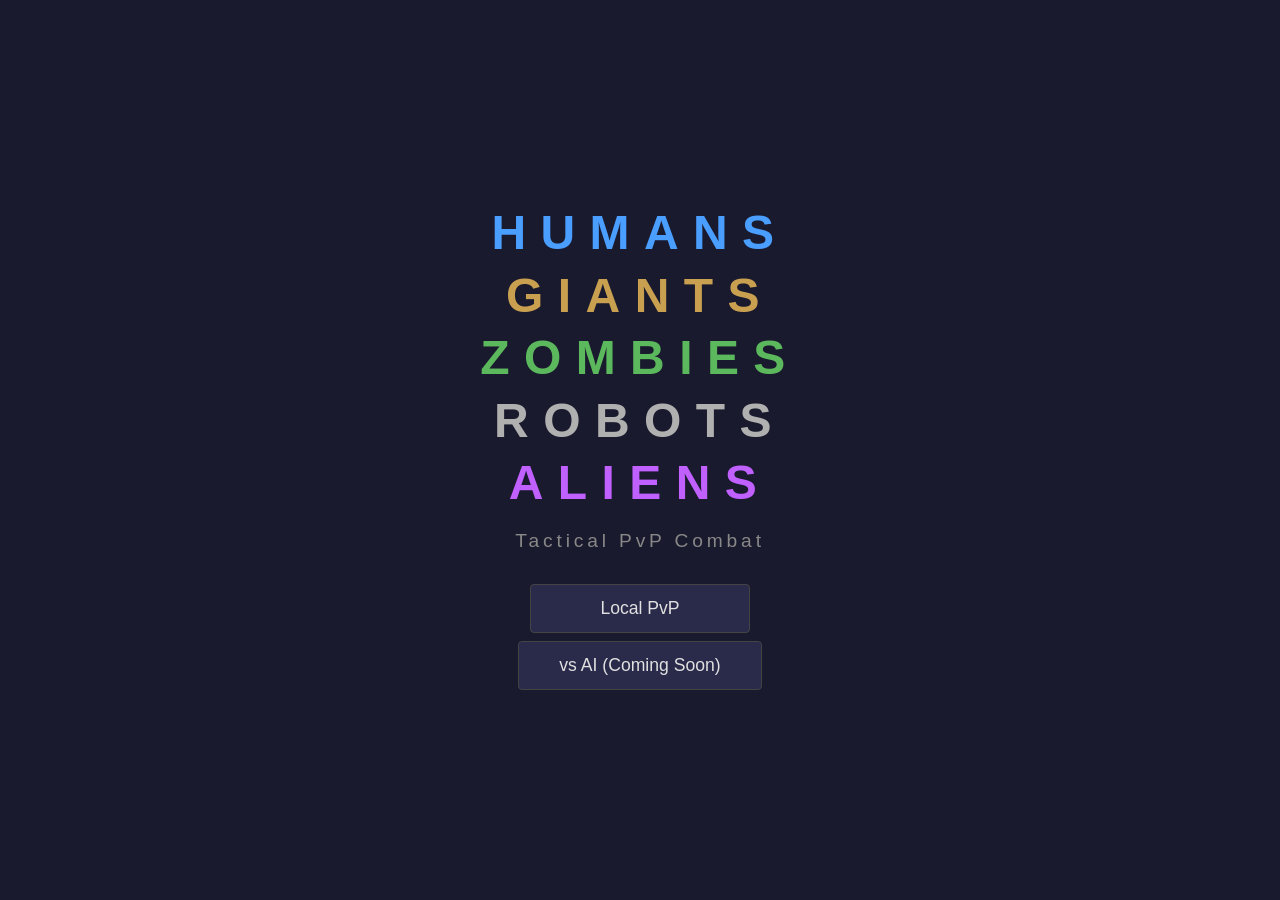
<file: index.html>
<!DOCTYPE html>
<html lang="en">
<head>
    <meta charset="UTF-8">
    <meta name="viewport" content="width=device-width, initial-scale=1.0">
    <title>Humans, Giants, Zombies, Robots, Aliens</title>
    <link rel="stylesheet" href="css/style.css">
</head>
<body>
    <!-- Title Screen -->
    <div id="title-screen" class="screen active">
        <div class="title-container">
            <h1 class="game-title">
                <span class="title-humans">HUMANS</span>
                <span class="title-giants">GIANTS</span>
                <span class="title-zombies">ZOMBIES</span>
                <span class="title-robots">ROBOTS</span>
                <span class="title-aliens">ALIENS</span>
            </h1>
            <p class="subtitle">Tactical PvP Combat</p>
            <button id="btn-local-pvp" class="menu-btn">Local PvP</button>
            <button id="btn-vs-ai" class="menu-btn">vs AI (Coming Soon)</button>
        </div>
    </div>

    <!-- Faction Select Screen -->
    <div id="faction-select-screen" class="screen">
        <h2 id="faction-select-title">Player 1 - Choose Your Faction</h2>
        <div class="faction-grid">
            <div class="faction-card" data-faction="humans">
                <div class="faction-icon humans-icon"></div>
                <h3>Humans</h3>
                <p>Balanced military with versatile units, vehicles, and tech.</p>
            </div>
            <div class="faction-card" data-faction="giants">
                <div class="faction-icon giants-icon"></div>
                <h3>Giants</h3>
                <p>Massive units that dominate the board with raw power.</p>
            </div>
            <div class="faction-card" data-faction="zombies">
                <div class="faction-icon zombies-icon"></div>
                <h3>Zombies</h3>
                <p>Endless horde that infects and overwhelms enemies.</p>
            </div>
            <div class="faction-card" data-faction="robots">
                <div class="faction-icon robots-icon"></div>
                <h3>Robots</h3>
                <p>Calculated machines that hack, mirror, and deceive.</p>
            </div>
            <div class="faction-card" data-faction="aliens">
                <div class="faction-icon aliens-icon"></div>
                <h3>Aliens</h3>
                <p>Masters of space with lasers, warps, and illusions.</p>
            </div>
        </div>
    </div>

    <!-- Gold Wager Screen -->
    <div id="wager-screen" class="screen">
        <h2>Set Gold Wager</h2>
        <div class="wager-container">
            <p>Each player starts with <strong>500 Gold</strong></p>
            <label for="wager-input">Wager Amount:</label>
            <input type="number" id="wager-input" min="10" max="500" value="100" step="10">
            <p class="wager-note">Winner takes all wagered gold!</p>
            <button id="btn-confirm-wager" class="menu-btn">Confirm Wager</button>
        </div>
    </div>

    <!-- Team Builder Screen -->
    <div id="team-builder-screen" class="screen">
        <div class="builder-header">
            <h2 id="builder-title">Player 1 - Build Your Team</h2>
            <div class="builder-stats">
                <span id="builder-gold">Gold: <strong>500</strong></span>
                <span id="builder-weight">Deployment: <strong>0 / 50</strong></span>
            </div>
        </div>
        <div class="builder-layout">
            <div class="unit-roster" id="unit-roster"></div>
            <div class="selected-team">
                <h3>Your Army</h3>
                <div id="team-list"></div>
                <button id="btn-confirm-team" class="menu-btn">Confirm Team</button>
            </div>
        </div>
    </div>

    <!-- Deployment Screen -->
    <div id="deployment-screen" class="screen">
        <div class="deployment-header">
            <h2 id="deployment-title">Player 1 - Deploy Your Units</h2>
            <p>Click a unit from your roster, then click a square on your side of the board.</p>
        </div>
        <div class="deployment-layout">
            <canvas id="deploy-canvas" width="1200" height="800"></canvas>
            <div class="deploy-roster" id="deploy-roster"></div>
        </div>
        <button id="btn-confirm-deploy" class="menu-btn">Confirm Deployment</button>
    </div>

    <!-- Game Screen -->
    <div id="game-screen" class="screen">
        <div class="game-hud">
            <div class="hud-left">
                <span id="hud-player">Player 1's Turn</span>
                <span id="hud-faction"></span>
                <span id="hud-moves-left"></span>
            </div>
            <div class="hud-center">
                <span id="hud-turn">Turn 1</span>
            </div>
            <div class="hud-right">
                <button id="btn-end-turn" class="hud-btn">End Turn</button>
            </div>
        </div>
        <div class="game-layout">
            <canvas id="game-canvas" width="1200" height="800"></canvas>
            <div class="game-sidebar">
                <div id="unit-info-panel" class="info-panel">
                    <h3>Select a Unit</h3>
                </div>
                <div id="action-panel" class="action-panel"></div>
                <div id="game-log" class="game-log"></div>
            </div>
        </div>
    </div>

    <!-- Victory Screen -->
    <div id="victory-screen" class="screen">
        <div class="victory-container">
            <h1 id="victory-text">Player 1 Wins!</h1>
            <p id="victory-gold"></p>
            <button id="btn-play-again" class="menu-btn">Play Again</button>
        </div>
    </div>

    <script src="js/units.js"></script>
    <script src="js/board.js"></script>
    <script src="js/renderer.js"></script>
    <script src="js/game.js"></script>
    <script src="js/ui.js"></script>
    <script src="js/main.js"></script>
</body>
</html>
</file>
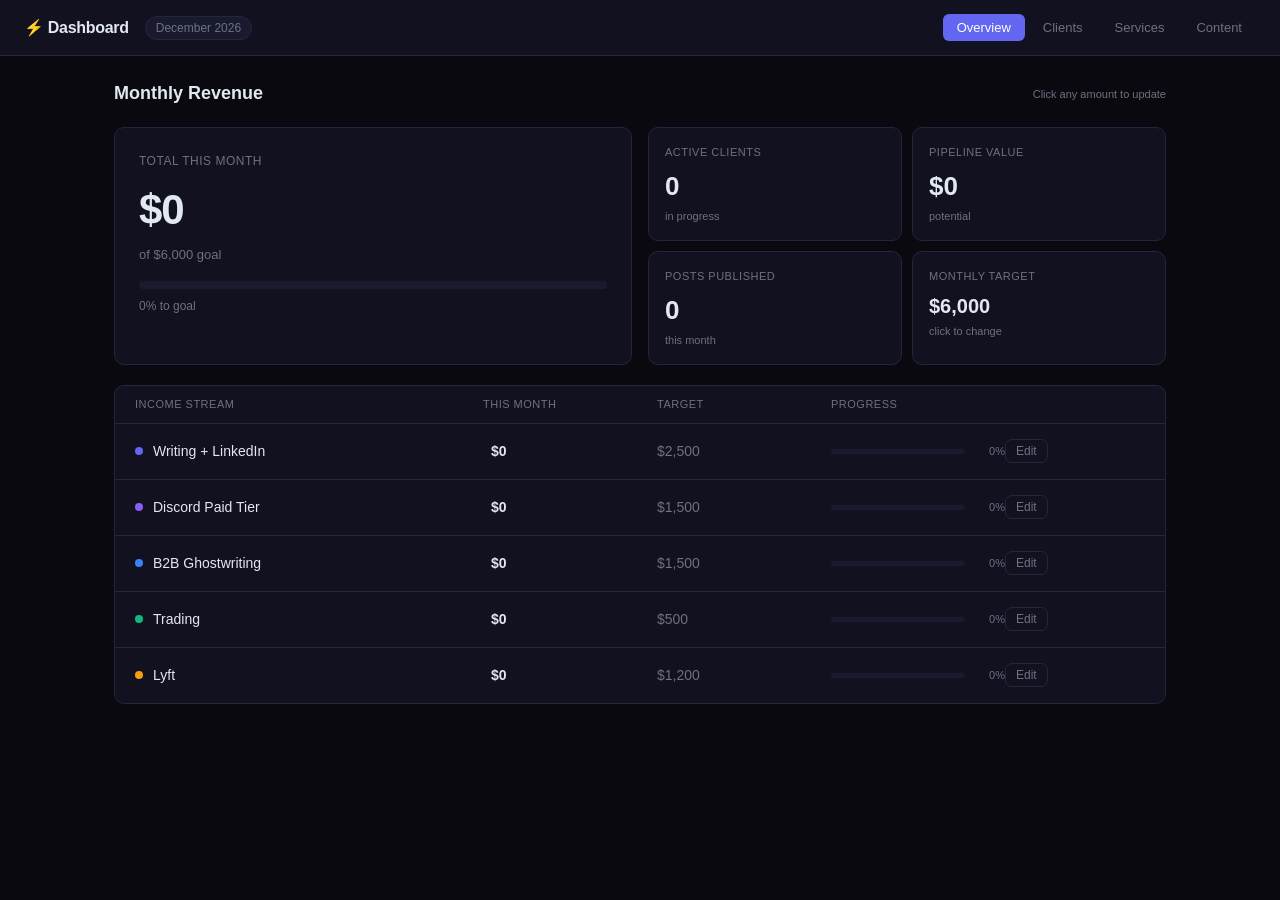
<file: dashboard/index.html>
<!DOCTYPE html>
<html lang="en">
<head>
  <meta charset="UTF-8">
  <meta name="viewport" content="width=device-width, initial-scale=1.0">
  <title>Entrepreneur Dashboard</title>
  <link rel="stylesheet" href="style.css">
</head>
<body>
  <div id="app">
    <header>
      <div class="header-left">
        <span class="logo">⚡ Dashboard</span>
        <span id="month-label" class="month-label"></span>
      </div>
      <nav>
        <button class="tab-btn active" data-tab="overview">Overview</button>
        <button class="tab-btn" data-tab="clients">Clients</button>
        <button class="tab-btn" data-tab="services">Services</button>
        <button class="tab-btn" data-tab="content">Content</button>
      </nav>
    </header>

    <main>
      <!-- OVERVIEW -->
      <section id="tab-overview" class="tab-section active">
        <div class="section-header">
          <h2>Monthly Revenue</h2>
          <div class="header-actions">
            <span class="hint">Click any amount to update</span>
          </div>
        </div>
        <div id="revenue-overview"></div>
      </section>

      <!-- CLIENTS -->
      <section id="tab-clients" class="tab-section">
        <div class="section-header">
          <h2>Client Pipeline</h2>
          <button class="btn btn-primary" id="add-client-btn">+ Add Client</button>
        </div>
        <div id="pipeline-stats" class="pipeline-stats"></div>
        <div id="clients-table"></div>
      </section>

      <!-- SERVICES -->
      <section id="tab-services" class="tab-section">
        <div class="section-header">
          <h2>Services & Pricing</h2>
          <button class="btn btn-primary" id="add-service-btn">+ Add Service</button>
        </div>
        <div id="services-grid"></div>
      </section>

      <!-- CONTENT -->
      <section id="tab-content" class="tab-section">
        <div class="section-header">
          <h2>Content Calendar</h2>
          <button class="btn btn-primary" id="add-post-btn">+ New Post</button>
        </div>
        <div id="content-filters" class="filter-bar"></div>
        <div id="content-table"></div>
      </section>
    </main>
  </div>

  <!-- Modal -->
  <div id="modal-overlay" class="modal-overlay hidden">
    <div id="modal" class="modal">
      <div class="modal-header">
        <h3 id="modal-title"></h3>
        <button id="modal-close" class="modal-close">×</button>
      </div>
      <div id="modal-body" class="modal-body"></div>
    </div>
  </div>

  <script src="app.js"></script>
</body>
</html>
</file>
<file: css/style.css>
* {
    margin: 0;
    padding: 0;
    box-sizing: border-box;
}

body {
    background: #1a1a2e;
    color: #e0e0e0;
    font-family: 'Segoe UI', Tahoma, Geneva, Verdana, sans-serif;
    overflow: hidden;
    height: 100vh;
    width: 100vw;
}

.screen {
    display: none;
    width: 100vw;
    height: 100vh;
    position: absolute;
    top: 0;
    left: 0;
}

.screen.active {
    display: flex;
    flex-direction: column;
    align-items: center;
    justify-content: center;
}

/* Title Screen */
.title-container {
    text-align: center;
}

.game-title {
    display: flex;
    flex-direction: column;
    font-size: 3rem;
    letter-spacing: 0.3em;
    margin-bottom: 1rem;
    line-height: 1.3;
}

.title-humans { color: #4a9eff; }
.title-giants { color: #c8a050; }
.title-zombies { color: #5cb85c; }
.title-robots { color: #b0b0b0; }
.title-aliens { color: #c060ff; }

.subtitle {
    font-size: 1.2rem;
    color: #888;
    margin-bottom: 2rem;
    letter-spacing: 0.2em;
}

.menu-btn {
    display: block;
    margin: 0.5rem auto;
    padding: 0.8rem 2.5rem;
    font-size: 1.1rem;
    background: #2a2a4a;
    color: #e0e0e0;
    border: 1px solid #444;
    border-radius: 4px;
    cursor: pointer;
    transition: background 0.2s, border-color 0.2s;
    min-width: 220px;
}

.menu-btn:hover {
    background: #3a3a6a;
    border-color: #888;
}

.menu-btn:disabled {
    opacity: 0.4;
    cursor: not-allowed;
}

/* Faction Select */
#faction-select-screen {
    padding: 2rem;
}

#faction-select-screen h2 {
    margin-bottom: 2rem;
    font-size: 1.8rem;
}

.faction-grid {
    display: flex;
    gap: 1.5rem;
    flex-wrap: wrap;
    justify-content: center;
    max-width: 1100px;
}

.faction-card {
    background: #2a2a4a;
    border: 2px solid #444;
    border-radius: 8px;
    padding: 1.5rem;
    width: 180px;
    text-align: center;
    cursor: pointer;
    transition: border-color 0.2s, transform 0.2s;
}

.faction-card:hover {
    border-color: #888;
    transform: translateY(-4px);
}

.faction-card.selected {
    border-color: #fff;
    background: #3a3a6a;
}

.faction-card h3 { margin: 0.5rem 0; }
.faction-card p { font-size: 0.8rem; color: #aaa; }

.faction-icon {
    width: 60px;
    height: 60px;
    margin: 0 auto;
    border-radius: 50%;
}

.humans-icon { background: radial-gradient(circle, #4a9eff, #2060a0); }
.giants-icon { background: radial-gradient(circle, #c8a050, #806030); }
.zombies-icon { background: radial-gradient(circle, #5cb85c, #307030); }
.robots-icon { background: radial-gradient(circle, #b0b0b0, #606060); }
.aliens-icon { background: radial-gradient(circle, #c060ff, #6030a0); }

/* Wager Screen */
.wager-container {
    text-align: center;
    background: #2a2a4a;
    padding: 2rem 3rem;
    border-radius: 8px;
    border: 1px solid #444;
}

.wager-container label {
    display: block;
    margin: 1rem 0 0.5rem;
}

.wager-container input {
    padding: 0.5rem 1rem;
    font-size: 1.2rem;
    background: #1a1a2e;
    color: #e0e0e0;
    border: 1px solid #666;
    border-radius: 4px;
    width: 150px;
    text-align: center;
}

.wager-note {
    margin: 1rem 0;
    color: #c8a050;
    font-style: italic;
}

/* Team Builder */
#team-builder-screen {
    padding: 1rem 2rem;
    justify-content: flex-start;
}

.builder-header {
    display: flex;
    justify-content: space-between;
    align-items: center;
    width: 100%;
    max-width: 1200px;
    margin-bottom: 1rem;
}

.builder-stats {
    display: flex;
    gap: 2rem;
    font-size: 1.1rem;
}

.builder-layout {
    display: flex;
    gap: 1.5rem;
    width: 100%;
    max-width: 1200px;
    flex: 1;
    overflow: hidden;
}

.unit-roster {
    flex: 1;
    display: grid;
    grid-template-columns: repeat(auto-fill, minmax(220px, 1fr));
    gap: 0.8rem;
    overflow-y: auto;
    padding-right: 0.5rem;
    align-content: start;
}

.unit-card {
    background: #2a2a4a;
    border: 1px solid #444;
    border-radius: 6px;
    padding: 0.8rem;
    cursor: pointer;
    transition: border-color 0.2s;
}

.unit-card:hover { border-color: #888; }
.unit-card.disabled { opacity: 0.3; cursor: not-allowed; }

.unit-card h4 { margin-bottom: 0.3rem; font-size: 0.95rem; }
.unit-card .unit-stats { font-size: 0.75rem; color: #aaa; }
.unit-card .unit-cost { color: #c8a050; font-weight: bold; }
.unit-card .unit-weight { color: #6a9eff; }

.selected-team {
    width: 280px;
    min-width: 280px;
    background: #2a2a4a;
    border-radius: 6px;
    border: 1px solid #444;
    padding: 1rem;
    display: flex;
    flex-direction: column;
}

.selected-team h3 { margin-bottom: 0.8rem; }

#team-list {
    flex: 1;
    overflow-y: auto;
}

.team-entry {
    display: flex;
    justify-content: space-between;
    align-items: center;
    padding: 0.4rem 0;
    border-bottom: 1px solid #333;
    font-size: 0.85rem;
}

.team-entry .remove-btn {
    background: #600;
    color: #fff;
    border: none;
    border-radius: 3px;
    padding: 0.15rem 0.5rem;
    cursor: pointer;
    font-size: 0.75rem;
}

/* Deployment */
#deployment-screen {
    padding: 1rem;
    justify-content: flex-start;
}

.deployment-header {
    text-align: center;
    margin-bottom: 0.5rem;
}

.deployment-layout {
    display: flex;
    gap: 1rem;
    flex: 1;
    align-items: flex-start;
}

.deploy-roster {
    width: 200px;
    background: #2a2a4a;
    border-radius: 6px;
    border: 1px solid #444;
    padding: 0.5rem;
    overflow-y: auto;
    max-height: 700px;
}

.deploy-unit {
    padding: 0.5rem;
    margin-bottom: 0.3rem;
    border: 1px solid #444;
    border-radius: 4px;
    cursor: pointer;
    font-size: 0.8rem;
    transition: border-color 0.2s;
}

.deploy-unit:hover { border-color: #888; }
.deploy-unit.selected { border-color: #fff; background: #3a3a6a; }
.deploy-unit.placed { opacity: 0.4; cursor: default; }

/* Game Screen */
#game-screen {
    padding: 0;
    justify-content: flex-start;
}

.game-hud {
    display: flex;
    justify-content: space-between;
    align-items: center;
    width: 100%;
    padding: 0.5rem 1.5rem;
    background: #222244;
    border-bottom: 1px solid #444;
    z-index: 10;
}

.hud-left, .hud-right { display: flex; gap: 1.5rem; align-items: center; }
.hud-center { font-size: 1.2rem; font-weight: bold; }

.hud-btn {
    padding: 0.4rem 1.2rem;
    background: #3a3a6a;
    color: #e0e0e0;
    border: 1px solid #666;
    border-radius: 4px;
    cursor: pointer;
    font-size: 0.9rem;
}

.hud-btn:hover { background: #4a4a8a; }

.game-layout {
    display: flex;
    flex: 1;
    overflow: hidden;
}

.game-sidebar {
    width: 280px;
    min-width: 280px;
    display: flex;
    flex-direction: column;
    background: #222244;
    border-left: 1px solid #444;
    overflow: hidden;
}

.info-panel {
    padding: 0.8rem;
    border-bottom: 1px solid #444;
    min-height: 180px;
}

.info-panel h3 { margin-bottom: 0.5rem; }
.info-panel .stat-line { font-size: 0.8rem; margin: 0.2rem 0; color: #ccc; }
.info-panel .stat-hp { color: #5cb85c; }
.info-panel .stat-dmg { color: #d9534f; }
.info-panel .stat-range { color: #5bc0de; }

.action-panel {
    padding: 0.5rem;
    border-bottom: 1px solid #444;
    display: flex;
    flex-wrap: wrap;
    gap: 0.3rem;
}

.action-btn {
    padding: 0.35rem 0.7rem;
    font-size: 0.8rem;
    background: #2a2a4a;
    color: #e0e0e0;
    border: 1px solid #555;
    border-radius: 3px;
    cursor: pointer;
}

.action-btn:hover { background: #3a3a6a; }
.action-btn.active { border-color: #fff; background: #4a4a8a; }
.action-btn:disabled { opacity: 0.3; cursor: not-allowed; }

.game-log {
    flex: 1;
    padding: 0.5rem;
    overflow-y: auto;
    font-size: 0.75rem;
    color: #999;
}

.game-log .log-entry {
    padding: 0.15rem 0;
    border-bottom: 1px solid #2a2a2a;
}

.log-entry.damage { color: #d9534f; }
.log-entry.heal { color: #5cb85c; }
.log-entry.special { color: #c060ff; }
.log-entry.info { color: #5bc0de; }

/* Victory Screen */
.victory-container {
    text-align: center;
}

.victory-container h1 {
    font-size: 3rem;
    margin-bottom: 1rem;
    color: #c8a050;
}

.victory-container p {
    font-size: 1.3rem;
    margin-bottom: 2rem;
}

/* Scrollbar */
::-webkit-scrollbar { width: 6px; }
::-webkit-scrollbar-track { background: #1a1a2e; }
::-webkit-scrollbar-thumb { background: #444; border-radius: 3px; }
::-webkit-scrollbar-thumb:hover { background: #666; }
</file>
<file: dashboard/style.css>
:root {
  --bg: #09090f;
  --bg-card: #111120;
  --bg-card-hover: #16162a;
  --bg-input: #1a1a2e;
  --border: #252540;
  --border-light: #32325a;
  --text: #e2e8f0;
  --text-muted: #6b7280;
  --text-subtle: #9ca3af;
  --accent: #6366f1;
  --accent-hover: #4f46e5;
  --success: #10b981;
  --warning: #f59e0b;
  --danger: #ef4444;
  --info: #3b82f6;

  --stage-lead: #8b5cf6;
  --stage-discovery: #f59e0b;
  --stage-proposal: #3b82f6;
  --stage-active: #10b981;
  --stage-complete: #6b7280;
  --stage-lost: #ef4444;

  --status-idea: #6366f1;
  --status-draft: #f59e0b;
  --status-scheduled: #3b82f6;
  --status-published: #10b981;
}

* { box-sizing: border-box; margin: 0; padding: 0; }

body {
  background: var(--bg);
  color: var(--text);
  font-family: -apple-system, BlinkMacSystemFont, 'Segoe UI', sans-serif;
  font-size: 14px;
  line-height: 1.5;
  min-height: 100vh;
}

/* HEADER */
header {
  display: flex;
  align-items: center;
  justify-content: space-between;
  padding: 0 24px;
  height: 56px;
  background: var(--bg-card);
  border-bottom: 1px solid var(--border);
  position: sticky;
  top: 0;
  z-index: 100;
}

.header-left {
  display: flex;
  align-items: center;
  gap: 16px;
}

.logo {
  font-size: 16px;
  font-weight: 700;
  color: var(--text);
  letter-spacing: -0.3px;
}

.month-label {
  font-size: 12px;
  color: var(--text-muted);
  background: var(--bg-input);
  padding: 2px 10px;
  border-radius: 20px;
  border: 1px solid var(--border);
}

nav {
  display: flex;
  gap: 4px;
}

.tab-btn {
  background: none;
  border: none;
  color: var(--text-muted);
  padding: 6px 14px;
  border-radius: 6px;
  cursor: pointer;
  font-size: 13px;
  font-weight: 500;
  transition: all 0.15s;
}
.tab-btn:hover { background: var(--bg-input); color: var(--text); }
.tab-btn.active { background: var(--accent); color: #fff; }

/* MAIN */
main { padding: 24px; max-width: 1100px; margin: 0 auto; }

.tab-section { display: none; }
.tab-section.active { display: block; }

/* SECTION HEADER */
.section-header {
  display: flex;
  align-items: center;
  justify-content: space-between;
  margin-bottom: 20px;
}
.section-header h2 {
  font-size: 18px;
  font-weight: 600;
  color: var(--text);
}
.hint { font-size: 11px; color: var(--text-muted); }

/* BUTTONS */
.btn {
  padding: 7px 14px;
  border-radius: 7px;
  border: none;
  cursor: pointer;
  font-size: 13px;
  font-weight: 500;
  transition: all 0.15s;
}
.btn-primary { background: var(--accent); color: #fff; }
.btn-primary:hover { background: var(--accent-hover); }
.btn-ghost {
  background: none;
  color: var(--text-muted);
  border: 1px solid var(--border);
}
.btn-ghost:hover { background: var(--bg-input); color: var(--text); }
.btn-danger { background: none; color: var(--danger); border: 1px solid var(--danger); }
.btn-danger:hover { background: var(--danger); color: #fff; }
.btn-sm { padding: 4px 10px; font-size: 12px; }

/* CARDS */
.card {
  background: var(--bg-card);
  border: 1px solid var(--border);
  border-radius: 10px;
  padding: 20px;
}
.card:hover { border-color: var(--border-light); }

/* REVENUE OVERVIEW */
.revenue-hero {
  display: grid;
  grid-template-columns: 1fr 1fr;
  gap: 16px;
  margin-bottom: 20px;
}

@media (max-width: 680px) { .revenue-hero { grid-template-columns: 1fr; } }

.revenue-total {
  background: var(--bg-card);
  border: 1px solid var(--border);
  border-radius: 10px;
  padding: 24px;
}

.revenue-total-label {
  font-size: 12px;
  color: var(--text-muted);
  text-transform: uppercase;
  letter-spacing: 0.5px;
  margin-bottom: 8px;
}

.revenue-total-amount {
  font-size: 42px;
  font-weight: 700;
  color: var(--text);
  letter-spacing: -1px;
  margin-bottom: 4px;
}

.revenue-total-target {
  font-size: 13px;
  color: var(--text-muted);
  margin-bottom: 16px;
}

.progress-bar-outer {
  background: var(--bg-input);
  border-radius: 100px;
  height: 8px;
  overflow: hidden;
}

.progress-bar-inner {
  height: 100%;
  border-radius: 100px;
  background: var(--accent);
  transition: width 0.4s ease;
}

.progress-bar-inner.on-track { background: var(--success); }
.progress-bar-inner.warning { background: var(--warning); }
.progress-bar-inner.over { background: var(--success); }

.revenue-pct {
  font-size: 12px;
  color: var(--text-muted);
  margin-top: 8px;
}

.quick-stats {
  display: grid;
  grid-template-columns: 1fr 1fr;
  gap: 10px;
}

.stat-card {
  background: var(--bg-card);
  border: 1px solid var(--border);
  border-radius: 10px;
  padding: 16px;
}

.stat-label {
  font-size: 11px;
  color: var(--text-muted);
  text-transform: uppercase;
  letter-spacing: 0.5px;
  margin-bottom: 6px;
}

.stat-value {
  font-size: 26px;
  font-weight: 700;
  color: var(--text);
}

.stat-sub {
  font-size: 11px;
  color: var(--text-muted);
  margin-top: 2px;
}

/* STREAMS TABLE */
.streams-table {
  background: var(--bg-card);
  border: 1px solid var(--border);
  border-radius: 10px;
  overflow: hidden;
}

.streams-table-header {
  display: grid;
  grid-template-columns: 2fr 1fr 1fr 1fr 140px;
  padding: 10px 20px;
  border-bottom: 1px solid var(--border);
  font-size: 11px;
  color: var(--text-muted);
  text-transform: uppercase;
  letter-spacing: 0.5px;
}

.stream-row {
  display: grid;
  grid-template-columns: 2fr 1fr 1fr 1fr 140px;
  align-items: center;
  padding: 14px 20px;
  border-bottom: 1px solid var(--border);
  transition: background 0.1s;
}
.stream-row:last-child { border-bottom: none; }
.stream-row:hover { background: var(--bg-card-hover); }

.stream-name {
  display: flex;
  align-items: center;
  gap: 10px;
  font-weight: 500;
}

.stream-dot {
  width: 8px;
  height: 8px;
  border-radius: 50%;
  flex-shrink: 0;
}

.stream-amount {
  font-weight: 600;
  color: var(--text);
}

.stream-target { color: var(--text-muted); }

.stream-mini-bar {
  display: flex;
  align-items: center;
  gap: 8px;
}

.mini-bar-outer {
  flex: 1;
  background: var(--bg-input);
  border-radius: 100px;
  height: 5px;
  overflow: hidden;
}

.mini-bar-inner {
  height: 100%;
  border-radius: 100px;
  background: var(--accent);
}

.mini-bar-pct {
  font-size: 11px;
  color: var(--text-muted);
  width: 32px;
  text-align: right;
}

.editable-amount {
  cursor: pointer;
  padding: 3px 8px;
  border-radius: 5px;
  transition: background 0.1s;
  display: inline-block;
}
.editable-amount:hover { background: var(--bg-input); }

.amount-edit-input {
  background: var(--bg-input);
  border: 1px solid var(--accent);
  color: var(--text);
  border-radius: 5px;
  padding: 3px 8px;
  width: 80px;
  font-size: 14px;
  outline: none;
}

/* PIPELINE STATS */
.pipeline-stats {
  display: flex;
  gap: 10px;
  margin-bottom: 16px;
  flex-wrap: wrap;
}

.pipeline-badge {
  display: flex;
  align-items: center;
  gap: 6px;
  padding: 5px 12px;
  border-radius: 20px;
  background: var(--bg-card);
  border: 1px solid var(--border);
  font-size: 12px;
  color: var(--text-muted);
}

.pipeline-badge-dot {
  width: 7px;
  height: 7px;
  border-radius: 50%;
}

/* TABLE */
.table-wrap {
  background: var(--bg-card);
  border: 1px solid var(--border);
  border-radius: 10px;
  overflow: hidden;
}

table {
  width: 100%;
  border-collapse: collapse;
}

thead th {
  padding: 10px 16px;
  text-align: left;
  font-size: 11px;
  color: var(--text-muted);
  text-transform: uppercase;
  letter-spacing: 0.5px;
  border-bottom: 1px solid var(--border);
  font-weight: 500;
}

tbody tr {
  border-bottom: 1px solid var(--border);
  transition: background 0.1s;
  cursor: pointer;
}
tbody tr:last-child { border-bottom: none; }
tbody tr:hover { background: var(--bg-card-hover); }

tbody td {
  padding: 12px 16px;
  font-size: 13px;
  color: var(--text);
}

.td-muted { color: var(--text-muted); }

.actions { display: flex; gap: 6px; }

/* BADGES */
.badge {
  display: inline-block;
  padding: 2px 9px;
  border-radius: 20px;
  font-size: 11px;
  font-weight: 600;
  letter-spacing: 0.2px;
}

.badge-lead      { background: rgba(139,92,246,0.15); color: var(--stage-lead); }
.badge-discovery { background: rgba(245,158,11,0.15); color: var(--stage-discovery); }
.badge-proposal  { background: rgba(59,130,246,0.15); color: var(--stage-proposal); }
.badge-active    { background: rgba(16,185,129,0.15); color: var(--stage-active); }
.badge-complete  { background: rgba(107,114,128,0.15); color: var(--stage-complete); }
.badge-lost      { background: rgba(239,68,68,0.15);  color: var(--stage-lost); }

.badge-idea      { background: rgba(99,102,241,0.15); color: var(--status-idea); }
.badge-draft     { background: rgba(245,158,11,0.15); color: var(--status-draft); }
.badge-scheduled { background: rgba(59,130,246,0.15); color: var(--status-scheduled); }
.badge-published { background: rgba(16,185,129,0.15); color: var(--status-published); }

.badge-monthly   { background: rgba(99,102,241,0.15); color: var(--accent); }
.badge-fixed     { background: rgba(16,185,129,0.12); color: var(--success); }

/* SERVICES GRID */
.services-grid {
  display: grid;
  grid-template-columns: repeat(auto-fill, minmax(280px, 1fr));
  gap: 14px;
}

.service-card {
  background: var(--bg-card);
  border: 1px solid var(--border);
  border-radius: 10px;
  padding: 18px;
  transition: border-color 0.15s;
}
.service-card:hover { border-color: var(--border-light); }
.service-card.inactive { opacity: 0.45; }

.service-card-top {
  display: flex;
  justify-content: space-between;
  align-items: flex-start;
  margin-bottom: 6px;
}

.service-name {
  font-size: 14px;
  font-weight: 600;
  color: var(--text);
  flex: 1;
  margin-right: 8px;
}

.service-price {
  font-size: 18px;
  font-weight: 700;
  color: var(--accent);
  margin-bottom: 4px;
}

.service-desc {
  font-size: 12px;
  color: var(--text-muted);
  margin-bottom: 12px;
}

.service-includes {
  list-style: none;
  margin-bottom: 14px;
}

.service-includes li {
  font-size: 12px;
  color: var(--text-subtle);
  padding: 2px 0;
  padding-left: 14px;
  position: relative;
}
.service-includes li::before {
  content: '✓';
  position: absolute;
  left: 0;
  color: var(--success);
  font-size: 10px;
}

.service-card-footer {
  display: flex;
  justify-content: space-between;
  align-items: center;
  padding-top: 12px;
  border-top: 1px solid var(--border);
}

/* FILTER BAR */
.filter-bar {
  display: flex;
  gap: 6px;
  margin-bottom: 16px;
  flex-wrap: wrap;
}

.filter-btn {
  padding: 5px 12px;
  border-radius: 20px;
  border: 1px solid var(--border);
  background: none;
  color: var(--text-muted);
  font-size: 12px;
  cursor: pointer;
  transition: all 0.15s;
}
.filter-btn:hover { border-color: var(--accent); color: var(--text); }
.filter-btn.active { background: var(--accent); color: #fff; border-color: var(--accent); }

/* EMPTY STATE */
.empty-state {
  text-align: center;
  padding: 48px 24px;
  color: var(--text-muted);
}
.empty-state-icon { font-size: 32px; margin-bottom: 12px; }
.empty-state-text { font-size: 14px; margin-bottom: 16px; }

/* MODAL */
.modal-overlay {
  position: fixed;
  inset: 0;
  background: rgba(0,0,0,0.65);
  display: flex;
  align-items: center;
  justify-content: center;
  z-index: 1000;
  padding: 20px;
}
.modal-overlay.hidden { display: none; }

.modal {
  background: var(--bg-card);
  border: 1px solid var(--border-light);
  border-radius: 12px;
  width: 100%;
  max-width: 480px;
  max-height: 90vh;
  overflow-y: auto;
}

.modal-header {
  display: flex;
  justify-content: space-between;
  align-items: center;
  padding: 18px 20px;
  border-bottom: 1px solid var(--border);
}

.modal-header h3 {
  font-size: 15px;
  font-weight: 600;
}

.modal-close {
  background: none;
  border: none;
  color: var(--text-muted);
  font-size: 20px;
  cursor: pointer;
  padding: 0 4px;
  line-height: 1;
}
.modal-close:hover { color: var(--text); }

.modal-body { padding: 20px; }

/* FORMS */
.form-group {
  margin-bottom: 16px;
}

label {
  display: block;
  font-size: 12px;
  font-weight: 500;
  color: var(--text-muted);
  margin-bottom: 6px;
  text-transform: uppercase;
  letter-spacing: 0.4px;
}

input[type="text"],
input[type="number"],
input[type="date"],
select,
textarea {
  width: 100%;
  background: var(--bg-input);
  border: 1px solid var(--border);
  color: var(--text);
  padding: 9px 12px;
  border-radius: 7px;
  font-size: 13px;
  outline: none;
  transition: border-color 0.15s;
  font-family: inherit;
}

input:focus, select:focus, textarea:focus {
  border-color: var(--accent);
}

textarea { resize: vertical; min-height: 72px; }

select option { background: var(--bg-input); }

.form-row {
  display: grid;
  grid-template-columns: 1fr 1fr;
  gap: 12px;
}

.form-actions {
  display: flex;
  gap: 8px;
  justify-content: flex-end;
  margin-top: 20px;
  padding-top: 16px;
  border-top: 1px solid var(--border);
}

/* NOTES PREVIEW */
.notes-cell {
  max-width: 200px;
  overflow: hidden;
  text-overflow: ellipsis;
  white-space: nowrap;
  color: var(--text-muted);
}

/* IMPRESSIONS */
.impressions-val {
  color: var(--success);
  font-weight: 600;
}
.impressions-empty { color: var(--text-muted); }
</file>
